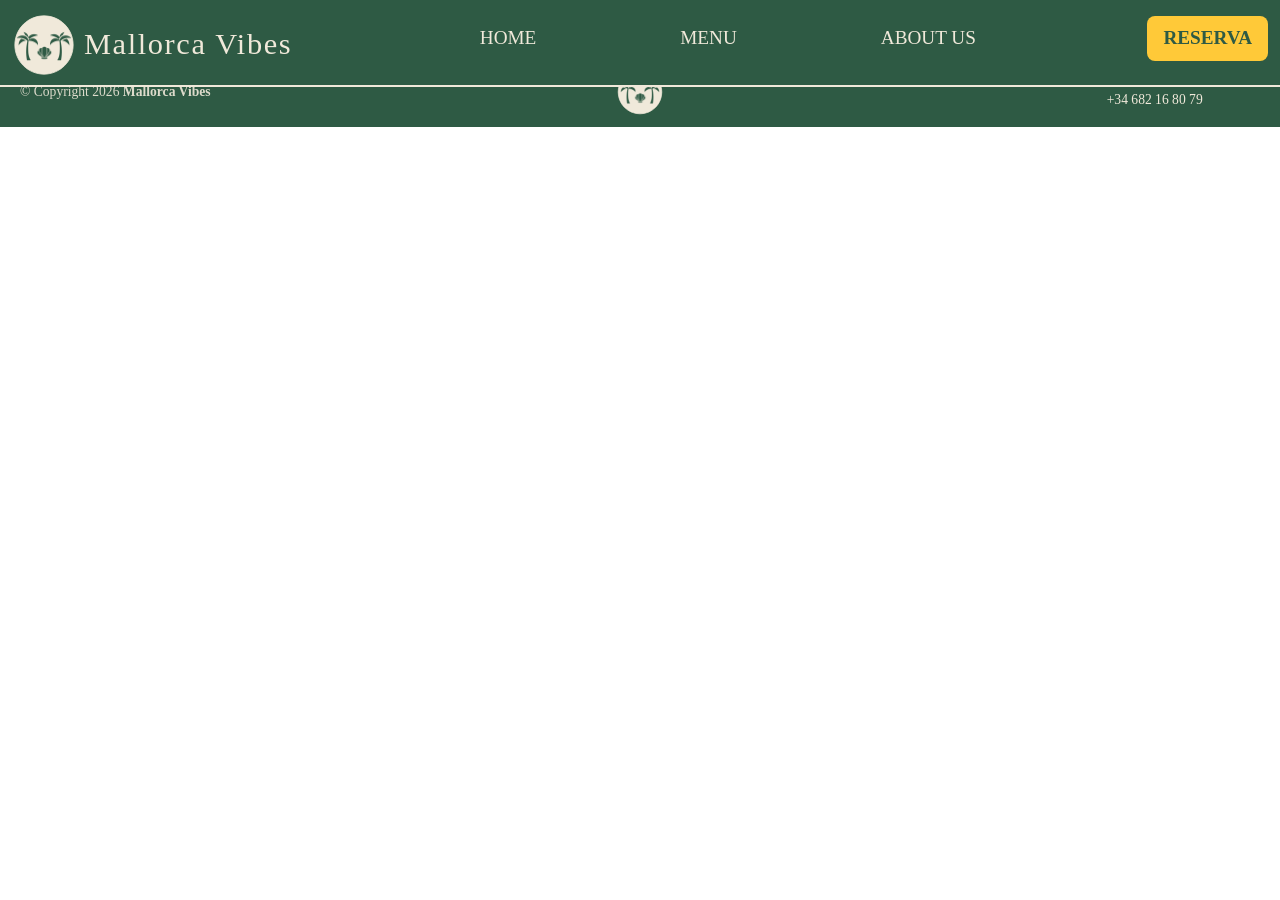
<file: html/about.html>
<!doctype html>
<html lang="en">
  <head>
    <meta charset="utf-8">
    <meta name="viewport" content="width=device-width, initial-scale=1">
    <title>About-Us | Mallorca-Vibes</title>

    <link rel="stylesheet" href="../css/roots.css">
    <link rel="stylesheet" href="../css/navbar.css">
    <link rel="stylesheet" href="../css/footer.css">

    <link href="https://cdn.jsdelivr.net/npm/bootstrap@5.3.8/dist/css/bootstrap.min.css" rel="stylesheet" integrity="sha384-sRIl4kxILFvY47J16cr9ZwB07vP4J8+LH7qKQnuqkuIAvNWLzeN8tE5YBujZqJLB" crossorigin="anonymous">
  </head>
  <body>
    <div id="navbar-container"></div>

    <h1>About Us</h1>
    
    <script src="../js/navbar.js"></script>

    <div id="footer-container"></div>
    <script src="../js/footer.js"></script>

    <script src="https://cdn.jsdelivr.net/npm/bootstrap@5.3.8/dist/js/bootstrap.bundle.min.js" integrity="sha384-FKyoEForCGlyvwx9Hj09JcYn3nv7wiPVlz7YYwJrWVcXK/BmnVDxM+D2scQbITxI" crossorigin="anonymous"></script>
  </body>
</html>
</file>
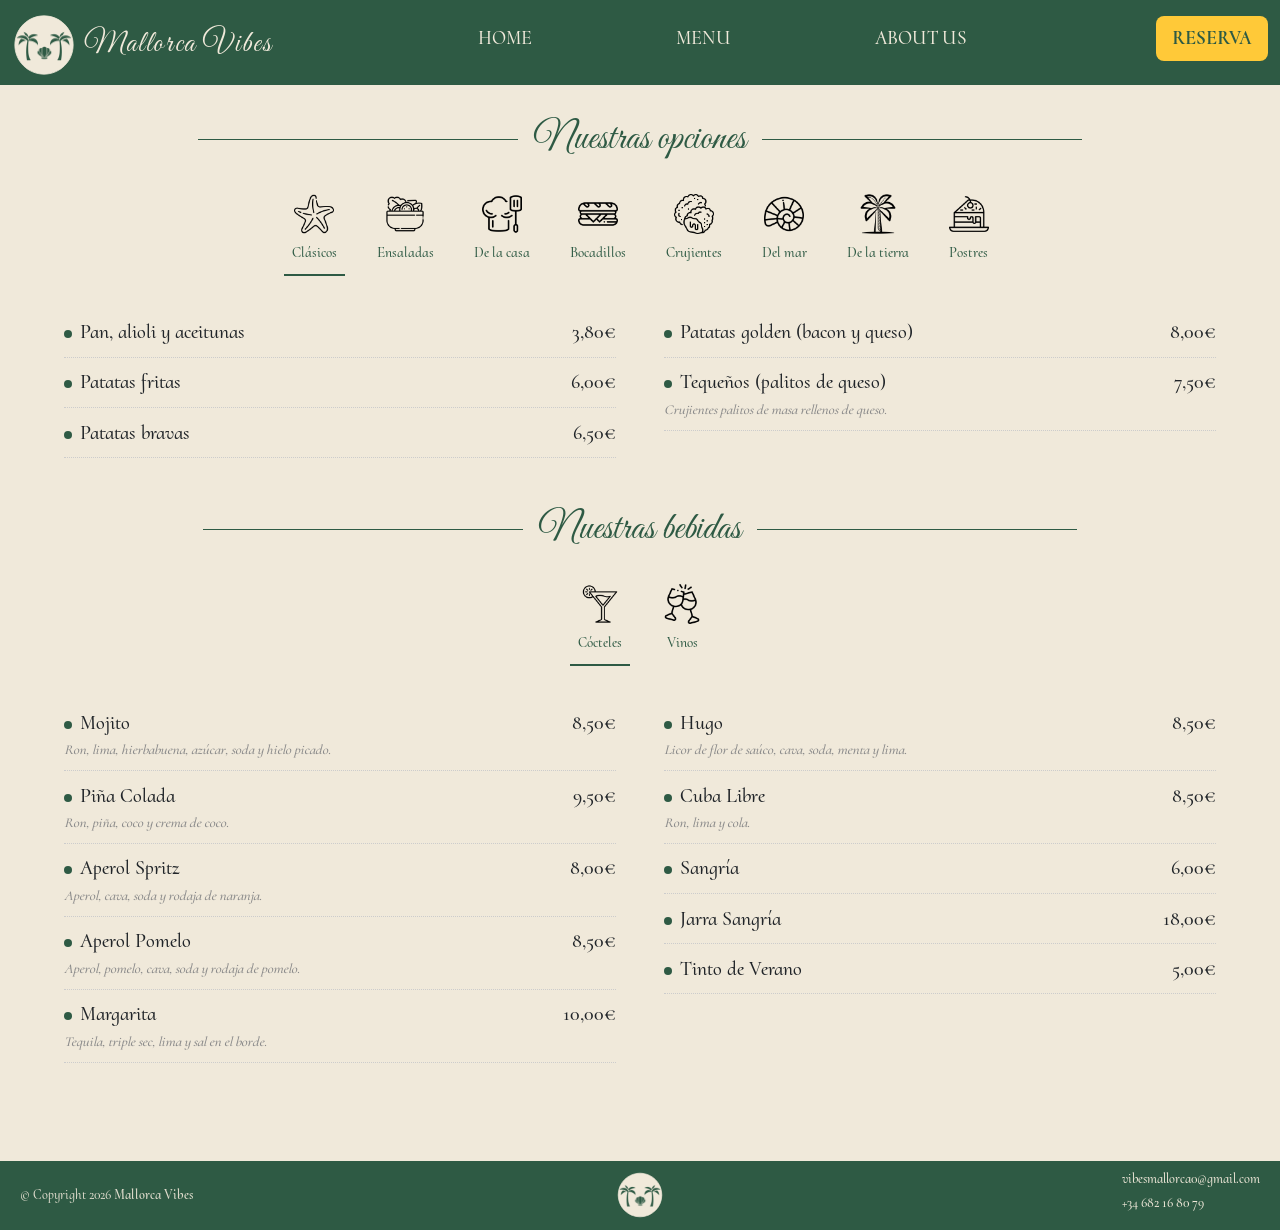
<file: html/menu.html>
<!doctype html>
<html lang="es">
  <head>
    <meta charset="utf-8">
    <meta name="viewport" content="width=device-width, initial-scale=1">
    <title>Menu | Mallorca-Vibes</title>

    <link rel="preconnect" href="https://fonts.googleapis.com">
    <link rel="preconnect" href="https://fonts.gstatic.com" crossorigin>
    <link href="https://fonts.googleapis.com/css2?family=Anton&family=Cormorant+Upright:wght@300;400;500;600;700&family=Great+Vibes&family=Hanken+Grotesk:ital,wght@0,100..900;1,100..900&family=Orbitron:wght@400..900&family=Share+Tech+Mono&display=swap" rel="stylesheet">
    <link rel="preconnect" href="https://fonts.googleapis.com">
    <link rel="preconnect" href="https://fonts.gstatic.com" crossorigin>
    <link href="https://fonts.googleapis.com/css2?family=Anton&family=Cormorant+Upright:wght@300;400;500;600;700&family=Great+Vibes&family=Hanken+Grotesk:ital,wght@0,100..900;1,100..900&family=Orbitron:wght@400..900&family=Share+Tech+Mono&display=swap" rel="stylesheet">
    
    <link rel="stylesheet" href="../css/roots.css">
    <link rel="stylesheet" href="../css/navbar.css">
    <link rel="stylesheet" href="../css/footer.css">
    <link rel="stylesheet" href="../css/menu.css">

    <link href="https://cdn.jsdelivr.net/npm/bootstrap@5.3.8/dist/css/bootstrap.min.css" rel="stylesheet" integrity="sha384-sRIl4kxILFvY47J16cr9ZwB07vP4J8+LH7qKQnuqkuIAvNWLzeN8tE5YBujZqJLB" crossorigin="anonymous">
  </head>
  <body id="body" data-bs-spy="scroll" data-bs-target="#navbarSupportedContent" data-bs-offset="0" tabindex="0">
    
    <div id="navbar-container"></div>
    
    <section id="food" class="menu">
      <h2 class="titulo-menu">Nuestras opciones</h2>
        
        <ul class="nav gap-4 menu-tabs" id="menuTab" role="tablist">
                
            <li class="nav-item flex-shrink-0" role="presentation">
                <button class="nav-link active" id="clasicos-tab" data-bs-toggle="tab" data-bs-target="#clasicos" type="button" role="tab">
                    <img src="../medio/img/iconos/estrella-de-mar.png" alt="Clasicos" class="menu-icon">
                    <span class="texto_platos">Clásicos</span>
                </button>
            </li>
            
            <li class="nav-item flex-shrink-0" role="presentation">
                <button class="nav-link" id="ensaladas-tab" data-bs-toggle="tab" data-bs-target="#ensaladas" type="button" role="tab">
                    <img src="../medio/img/iconos/ensalada.png" alt="Ensaladas" class="menu-icon">
                    <span class="texto_platos">Ensaladas</span>
                </button>
            </li>
            
            <li class="nav-item flex-shrink-0" role="presentation">
                <button class="nav-link" id="delacasa-tab" data-bs-toggle="tab" data-bs-target="#delacasa" type="button" role="tab">
                    <img src="../medio/img/iconos/sombrero-de-cocinero.png" alt="De la casa" class="menu-icon">
                    <span class="texto_platos">De la casa</span>
                </button>
            </li>

            <li class="nav-item flex-shrink-0" role="presentation">
                <button class="nav-link" id="bocadillos-tab" data-bs-toggle="tab" data-bs-target="#bocadillos" type="button" role="tab">
                    <img src="../medio/img/iconos/emparedado.png" alt="Bocadillos" class="menu-icon">
                    <span class="texto_platos">Bocadillos</span>
                </button>
            </li>
            
            <li class="nav-item flex-shrink-0" role="presentation">
                <button class="nav-link" id="crujientes-tab" data-bs-toggle="tab" data-bs-target="#crujientes" type="button" role="tab">
                    <img src="../medio/img/iconos/croquetas.png" alt="Crujientes" class="menu-icon">
                    <span class="texto_platos">Crujientes</span>
                </button>
            </li>
            
            <li class="nav-item flex-shrink-0" role="presentation">
                <button class="nav-link" id="mar-tab" data-bs-toggle="tab" data-bs-target="#mar" type="button" role="tab">
                    <img src="../medio/img/iconos/cascara.png" alt="Del mar" class="menu-icon">
                    <span class="texto_platos">Del mar</span>
                </button>
            </li>

            <li class="nav-item flex-shrink-0" role="presentation">
                <button class="nav-link" id="tierra-tab" data-bs-toggle="tab" data-bs-target="#tierra" type="button" role="tab">
                    <img src="../medio/img/iconos/palmera-datilera.png" alt="De la tierra  " class="menu-icon">
                    <span class="texto_platos">De la tierra</span>
                </button>
            </li>

            <li class="nav-item flex-shrink-0" role="presentation">
                <button class="nav-link" id="postres-tab" data-bs-toggle="tab" data-bs-target="#postres" type="button" role="tab">
                    <img src="../medio/img/iconos/pastel.png" alt="Postres" class="menu-icon">
                    <span class="texto_platos">Postres</span>
                </button>
            </li>
        </ul>

    <div class="tab-content" id="menuTabContent">
        <!-- ============================================= -->
        <!-- CLÁSICOS -->
        <!-- ============================================= -->
        <div class="tab-pane fade show active" id="clasicos" role="tabpanel">
            <div class="row gx-5">
                <div class="col-md-6">
                    <div class="d-flex justify-content-between plato">
                        <span><span class="bullet"></span>Pan, alioli y aceitunas</span>
                        <span class="precio">3,80€</span>
                    </div>
                    <div class="d-flex justify-content-between plato">
                        <span><span class="bullet"></span>Patatas fritas</span>
                        <span class="precio">6,00€</span>
                    </div>
                    <div class="d-flex justify-content-between plato">
                        <span><span class="bullet"></span>Patatas bravas</span>
                        <span class="precio">6,50€</span>
                    </div>
                </div>
                <div class="col-md-6">
                    <div class="d-flex justify-content-between plato">
                        <span><span class="bullet"></span>Patatas golden (bacon y queso)</span>
                        <span class="precio">8,00€</span>
                    </div>
                    <div class="d-flex justify-content-between plato">
                        <div>
                            <span><span class="bullet"></span>Tequeños (palitos de queso)</span>
                            <div class="plato-desc">Crujientes palitos de masa rellenos de queso.</div>
                        </div>
                        <span class="precio">7,50€</span>
                    </div>
                </div>
            </div>
        </div>

        <!-- ============================================= -->
        <!-- BOCADILLOS -->
        <!-- ============================================= -->
        <div class="tab-pane fade" id="bocadillos" role="tabpanel">
            <div class="row gx-5">
                <div class="col-md-6">
                    <div class="d-flex justify-content-between plato">
                        <span><span class="bullet"></span>Bocadillo de Bacon y queso</span>
                        <span class="precio">7,00€</span>
                    </div>
                    <div class="d-flex justify-content-between plato">
                        <span><span class="bullet"></span>Pa amb oli de jamón serrano y tomate</span>
                        <span class="precio">8,00€</span>
                    </div>
                </div>
                <div class="col-md-6">
                    <div class="d-flex justify-content-between plato">
                        <span><span class="bullet"></span>Tostada de sobrasada, queso y miel</span>
                        <span class="precio">8,50€</span>
                    </div>
                    <div class="d-flex justify-content-between plato">
                        <div>
                            <span><span class="bullet"></span>Sándwich Mixto Especial</span>
                            <div class="plato-desc">Jamón, queso, pollo y patatas fritas.</div>
                        </div>
                        <span class="precio">11,50€</span>
                    </div>
                </div>
            </div>
        </div>

        <!-- ============================================= -->
        <!-- FRITOS Y CRUJIENTES -->
        <!-- ============================================= -->
        <div class="tab-pane fade" id="crujientes" role="tabpanel">
            <div class="row gx-5">
                <div class="col-md-6">
                    <div class="d-flex justify-content-between plato">
                        <span><span class="bullet"></span>Croquetas de jamón serrano o bacalao</span>
                        <span class="precio">8,50€</span>
                    </div>
                    <div class="d-flex justify-content-between plato">
                        <span><span class="bullet"></span>Chicharrón (Torreznos)</span>
                        <span class="precio">7,00€</span>
                    </div>
                    <div class="d-flex justify-content-between plato">
                        <span><span class="bullet"></span>Alitas de pollo</span>
                        <span class="precio">8,50€</span>
                    </div>
                </div>
                <div class="col-md-6">
                    <div class="d-flex justify-content-between plato">
                        <span><span class="bullet"></span>Boquerones fritos</span>
                        <span class="precio">9,00€</span>
                    </div>
                    <div class="d-flex justify-content-between plato">
                        <span><span class="bullet"></span>Calamar a la romana</span>
                        <span class="precio">10,00€</span>
                    </div>
                    <div class="d-flex justify-content-between plato">
                        <span><span class="bullet"></span>Tostones Caribeños</span>
                        <span class="precio">10,00€</span>
                    </div>
                </div>
            </div>
        </div>

        <!-- ============================================= -->
        <!-- ENSALADAS -->
        <!-- ============================================= -->
        <div class="tab-pane fade" id="ensaladas" role="tabpanel">
            <div class="row gx-5">
                <div class="col-md-6">
                    <div class="d-flex justify-content-between plato">
                        <div>
                            <span><span class="bullet"></span>Ensalada Mediterránea</span>
                            <div class="plato-desc">Pepino, olivas, tomate cherry, nueces y queso de cabra.</div>
                        </div>
                        <span class="precio">13,00€</span>
                    </div>
                    <div class="d-flex justify-content-between plato">
                        <div>
                            <span><span class="bullet"></span>Ensalada de Pollo</span>
                            <div class="plato-desc">Lechuga, nueces, pepino y pollo a la plancha con vinagreta de miel y mostaza.</div>
                        </div>
                        <span class="precio">14,50€</span>
                    </div>
                </div>
                <div class="col-md-6">
                    <div class="d-flex justify-content-between plato">
                        <div>
                            <span><span class="bullet"></span>Ensalada Tropical</span>
                            <div class="plato-desc">Mango fresco, gambas, nueces, pepino, acompañada de una suave vinagreta de miel y mostaza.</div>
                        </div>
                        <span class="precio">15,50€</span>
                    </div>
                </div>
            </div>
        </div>

        <!-- ============================================= -->
        <!-- AROMAS DE LA TIERRA -->
        <!-- ============================================= -->
        <div class="tab-pane fade" id="tierra" role="tabpanel">
            <div class="row gx-5">
                <div class="col-md-6">
                    <div class="d-flex justify-content-between plato plato-recomendado">
                        <span><span class="bullet"></span><span class="badge-recomendado">Chorizo criollo</span></span>
                        <span class="precio">8,50€</span>
                    </div>

                    <div class="d-flex justify-content-between plato">
                        <span><span class="bullet"></span>Pimientos de Padrón</span>
                        <span class="precio">8,50€</span>
                    </div>
                </div>
                <div class="col-md-6">
                    <div class="d-flex justify-content-between plato">
                        <span><span class="bullet"></span>Champiñones y setas al ajillo</span>
                        <span class="precio">10,00€</span>
                    </div>
                    
                    <div class="d-flex justify-content-between plato">
                        <span><span class="bullet"></span>Huevos rotos (bacon o jamón serrano)</span>
                        <span class="precio">10,00€</span>
                    </div>

                    <div class="d-flex justify-content-between plato">
                        <span><span class="bullet"></span>Brochetas de cerdo</span>
                        <span class="precio">12,00€</span>
                    </div>
                </div>
            </div>
        </div>

        <!-- ============================================= -->
        <!-- ESPECIALIDADES DE LA CASA -->
        <!-- ============================================= -->
        <div class="tab-pane fade" id="delacasa" role="tabpanel">
            <div class="row gx-5">
                <div class="col-md-6">
                    <div class="d-flex justify-content-between plato plato-recomendado">
                        <span><span class="bullet"></span><span class="badge-recomendado">Bocadillo de Lechona</span></span>
                        <span class="precio">7,00€</span>
                    </div>
                    <div class="d-flex justify-content-between plato">
                        <div>
                            <span><span class="bullet"></span>Hamburguesa Mallorca Vibes</span>
                            <div class="plato-desc">Pan brioche, carne jugosa, lechuga, tomate, queso y bacon (200g).</div>
                        </div>
                        <span class="precio">12,00€</span>
                    </div>
                </div>
                <div class="col-md-6">
                    <div class="d-flex justify-content-between plato">
                        <div>
                            <span><span class="bullet"></span>Pulpo a la gallega</span>
                            <div class="plato-desc">Patata, pimentón y aceite virgen (500g).</div>
                        </div>
                        <span class="precio">27,50€</span>
                    </div>
                </div>
            </div>
        </div>

        <!-- ============================================= -->
        <!-- DEL MAR -->
        <!-- ============================================= -->
        <div class="tab-pane fade" id="mar" role="tabpanel">
            <div class="row gx-5">
                <div class="col-md-6">
                    <div class="d-flex justify-content-between plato plato-recomendado">
                        <span><span class="bullet"></span><span class="badge-recomendado">Gambas al ajillo</span></span>
                        <span class="precio">13,00€</span>
                    </div>

                    <div class="d-flex justify-content-between plato">
                        <span><span class="bullet"></span>Mejillones al vapor</span>
                        <span class="precio">12,00€</span>
                    </div>
                </div>

                <div class="col-md-6">
                    <div class="d-flex justify-content-between plato">
                        <span><span class="bullet"></span>Vieiras del mar</span>
                        <span class="precio">15,00€</span>
                    </div>

                    <div class="d-flex justify-content-between plato">
                        <span><span class="bullet"></span>Chipirones</span>
                        <span class="precio">15,00€</span>
                    </div>

                    <div class="d-flex justify-content-between plato plato-recomendado">
                        <span><span class="bullet"></span><span class="badge-recomendado">Tártaro de salmón</span></span>
                        <span class="precio">17,00€</span>
                    </div>
                    
                </div>
            </div>
        </div>

        <!-- ============================================= -->
        <!-- POSTRES -->
        <!-- ============================================= -->
        <div class="tab-pane fade" id="postres" role="tabpanel">
            <div class="row gx-5">
                <div class="col-md-6">
                    <div class="d-flex justify-content-between plato">
                        <span><span class="bullet"></span>Flan (caramelo)</span>
                        <span class="precio">4,50€</span>
                    </div>
                    <div class="d-flex justify-content-between plato">
                        <span><span class="bullet"></span>Sorbete de limón con cava o vodka</span>
                        <span class="precio">5,50€</span>
                    </div>
                </div>
                <div class="col-md-6">
                    <div class="d-flex justify-content-between plato">
                        <span><span class="bullet"></span>Cheesecake</span>
                        <span class="precio">5,50€</span>
                    </div>
                    <div class="d-flex justify-content-between plato">
                        <span><span class="bullet"></span>Coulant de chocolate</span>
                        <span class="precio">5,50€</span>
                    </div>
                    <div class="d-flex justify-content-between plato">
                        <span><span class="bullet"></span>Pancakes (frutas y sirope)</span>
                        <span class="precio">5,50€</span>
                    </div>
                </div>
            </div>
        </div>
    </div>
    </section>

    <section id="drinks" class="menu">
        <h2 class="titulo-menu">Nuestras bebidas</h2>

        <ul class="nav gap-4 menu-tabs" id="drinksTab" role="tablist">
                
                <li class="nav-item flex-shrink-0" role="presentation">
                    <button class="nav-link active" id="coctail-tab" data-bs-toggle="tab" data-bs-target="#coctail" type="button" role="tab">
                        <img src="../medio/img/iconos/drink.png" alt="Cocteles" class="menu-icon">
                        <span class="texto_platos">Cócteles</span>
                    </button>
                </li>

                <li class="nav-item flex-shrink-0" role="presentation">
                    <button class="nav-link" id="vinos-tab" data-bs-toggle="tab" data-bs-target="#vinos" type="button" role="tab">
                        <img src="../medio/img/iconos/cheers.png" alt="Vinos" class="menu-icon">
                        <span class="texto_platos">Vinos</span>
                    </button>
                </li>
            </ul>

            <div class="tab-content" id="drinksTabContent">
                <!-- ============================================= -->
                <!-- CÓCTELES -->
                <!-- ============================================= -->
                <div class="tab-pane fade show active" id="coctail" role="tabpanel">
                    <div class="row gx-5">
                        <div class="col-md-6">
                            <div class="d-flex justify-content-between plato">
                                <div>
                                    <span><span class="bullet"></span>Mojito</span>
                                    <div class="plato-desc">Ron, lima, hierbabuena, azúcar, soda y hielo picado.</div>
                                </div>
                                <span class="precio">8,50€</span>
                            </div>
                            <div class="d-flex justify-content-between plato">
                                <div>
                                    <span><span class="bullet"></span>Piña Colada</span>
                                    <div class="plato-desc">Ron, piña, coco y crema de coco.</div>
                                </div>
                                <span class="precio">9,50€</span>
                            </div>
                            <div class="d-flex justify-content-between plato">
                                <div>
                                    <span><span class="bullet"></span>Aperol Spritz</span>
                                    <div class="plato-desc">Aperol, cava, soda y rodaja de naranja.</div>
                                </div>
                                <span class="precio">8,00€</span>
                            </div>
                            <div class="d-flex justify-content-between plato">
                                <div>
                                    <span><span class="bullet"></span>Aperol Pomelo</span>
                                    <div class="plato-desc">Aperol, pomelo, cava, soda y rodaja de pomelo.</div>
                                </div>
                                <span class="precio">8,50€</span>
                            </div>
                            <div class="d-flex justify-content-between plato">
                                <div>
                                    <span><span class="bullet"></span>Margarita</span>
                                    <div class="plato-desc">Tequila, triple sec, lima y sal en el borde.</div>
                                </div>
                                <span class="precio">10,00€</span>
                            </div>
                        </div>
                        
                        <div class="col-md-6">
                            <div class="d-flex justify-content-between plato">
                                <div>
                                    <span><span class="bullet"></span>Hugo</span>
                                    <div class="plato-desc">Licor de flor de saúco, cava, soda, menta y lima.</div>
                                </div>
                                <span class="precio">8,50€</span>
                            </div>

                            <div class="d-flex justify-content-between plato">
                                <div>
                                    <span><span class="bullet"></span>Cuba Libre</span>
                                    <div class="plato-desc">Ron, lima y cola.</div>
                                </div>
                                <span class="precio">8,50€</span>
                            </div>

                            <div class="d-flex justify-content-between plato">
                                <span><span class="bullet"></span>Sangría</span>
                                <span class="precio">6,00€</span>
                            </div>

                            <div class="d-flex justify-content-between plato">
                                <span><span class="bullet"></span>Jarra Sangría</span>
                                <span class="precio">18,00€</span>
                            </div>
                                
                            <div class="d-flex justify-content-between plato">
                                <span><span class="bullet"></span>Tinto de Verano</span>
                                <span class="precio">5,00€</span>
                            </div>
                        </div>
                    </div>
                </div>

                <!-- ============================================= -->
                <!-- VINOS -->
                <!-- ============================================= -->
                <div class="tab-pane fade" id="vinos" role="tabpanel">
                    <div class="row gx-5">
                        <div class="col-md-6">

                            <h4 class="vino-categoria">Vino Tinto</h4>
                            <table class="vino-tabla">
                                <thead>
                                    <tr>
                                        <th></th>
                                        <th>Copa</th>
                                        <th>Botella</th>
                                    </tr>
                                </thead>
                                <tbody>
                                    <tr>
                                        <td>Sebastià Pastor Anyada Negre · Mallorquín</td>
                                        <td>4,50€</td>
                                        <td>21,50€</td>
                                    </tr>
                                    <tr>
                                        <td>Rioja Lar de Paula</td>
                                        <td>4,50€</td>
                                        <td>23,00€</td>
                                    </tr>
                                    <tr>
                                        <td>Ribera del Duero Dorium Roble</td>
                                        <td>4,50€</td>
                                        <td>22,00€</td>
                                    </tr>
                                    <tr>
                                        <td>Baigorri Rioja Tempranillo</td>
                                        <td>—</td>
                                        <td>27,00€</td>
                                    </tr>
                                    <tr>
                                        <td>Pesquera Crianza</td>
                                        <td>—</td>
                                        <td>31,50€</td>
                                    </tr>
                                    <tr>
                                        <td>Ribera del Duero Matarromera</td>
                                        <td>—</td>
                                        <td>33,00€</td>
                                    </tr>
                                </tbody>
                            </table>

                            <h4 class="vino-categoria">Vino Rosado</h4>
                            <table class="vino-tabla">
                                <thead>
                                    <tr>
                                        <th></th>
                                        <th>Copa</th>
                                        <th>Botella</th>
                                    </tr>
                                </thead>
                                <tbody>
                                    <tr>
                                        <td>Sebastià Pastor Rosat de Negre · Mallorquín</td>
                                        <td>4,50€</td>
                                        <td>21,00€</td>
                                    </tr>
                                    <tr>
                                        <td>Lar de Paula Rosado</td>
                                        <td>4,50€</td>
                                        <td>19,00€</td>
                                    </tr>
                                </tbody>
                            </table>

                        </div>
                        <div class="col-md-6">

                            <h4 class="vino-categoria">Vino Blanco</h4>
                            <table class="vino-tabla">
                                <thead>
                                    <tr>
                                        <th></th>
                                        <th>Copa</th>
                                        <th>Botella</th>
                                    </tr>
                                </thead>
                                <tbody>
                                    <tr>
                                        <td>Sebastià Pastor Prensal · Mallorquín</td>
                                        <td>4,50€</td>
                                        <td>22,00€</td>
                                    </tr>
                                    <tr>
                                        <td>Verdejo Entre Flores</td>
                                        <td>4,50€</td>
                                        <td>18,00€</td>
                                    </tr>
                                    <tr>
                                        <td>Mar de Ons Albariño</td>
                                        <td>4,50€</td>
                                        <td>20,00€</td>
                                    </tr>
                                    <tr>
                                        <td>Mar de Ons Mangum</td>
                                        <td>—</td>
                                        <td>38,00€</td>
                                    </tr>
                                    <tr>
                                        <td>Pulpo Albariño</td>
                                        <td>4,50€</td>
                                        <td>25,00€</td>
                                    </tr>
                                </tbody>
                            </table>

                            <h4 class="vino-categoria">Cava</h4>
                            <table class="vino-tabla">
                                <thead>
                                    <tr>
                                        <th></th>
                                        <th>Copa</th>
                                        <th>Botella</th>
                                    </tr>
                                </thead>
                                <tbody>
                                    <tr>
                                        <td>Codorniu Anna Brut</td>
                                        <td>4,50€</td>
                                        <td>21,00€</td>
                                    </tr>
                                </tbody>
                            </table>
                        </div>
                    </div>
                </div>
            </div>
    </section>
    <script src="../js/navbar.js"></script>

    <div id="footer-container"></div>
    <script src="../js/footer.js"></script>
    
    <script src="https://cdn.jsdelivr.net/npm/bootstrap@5.3.8/dist/js/bootstrap.bundle.min.js" integrity="sha384-FKyoEForCGlyvwx9Hj09JcYn3nv7wiPVlz7YYwJrWVcXK/BmnVDxM+D2scQbITxI" crossorigin="anonymous"></script>
  </body>
</html>
</file>
<file: css/roots.css>
:root{
    --primary-color: #2E5A44;
    --secondary-color: #F0E9DA;
    --contast-color: #FFC938;
   
    --font-primary: "Great Vibes", cursive ;
    --font-seconday: "Cormorant Upright", serif;
}
</file>
<file: css/navbar.css>
@import url(roots.css);

.navbar {
    position: fixed;
    top: 0;
    left: 0;
    width: 100%;
    z-index: 1030; 
    background-color: var(--primary-color) !important;
    transition: background-color 0.3s ease;
    border-bottom: 2px solid var(--secondary-color);
}

.logo-img{
    width: 4rem !important; 
    height: 4rem !important; 
    display: inline-block;
}

.navbrand-text{
    font-family: var(--font-primary);
    color: var(--secondary-color) !important;
    font-size: 1.9rem !important;
    font-weight: 400 !important;
    letter-spacing: 0.1rem;
}

.navbar-nav {
    margin-left: auto;
    margin-right: auto;
    display: flex;
}

.nav-link{
    color: var(--secondary-color) !important;
    font-family: var(--font-seconday) !important;
    position: relative;
    display: inline-block;
    font-size: 1.2rem !important;
    font-weight: 500 !important;
}


.nav-link::after {
    content: "";
    position: absolute;
    left: 0;
    bottom: 0;
    width: 100%;
    height: 2px;
    background-color: var(--contast-color);
    transform: scaleX(0);
    transform-origin: left;
    transition: transform 0.3s ease;
}

.nav-link:hover::after {
    transform: scaleX(1);
}

.nav-link.active::after {
    transform: scaleX(1);
}

.btn-reserva{
    display: inline-block;
    color: var(--primary-color);
    background-color: var(--contast-color) !important;
    font-family: var(--font-seconday) !important;
    border-radius: 0.5rem;
    padding: 0.5rem 1rem 0.5rem 1rem;
    border: 0;
    font-size: 1.2rem !important;
    font-weight: 700 !important;
    transition: transform 0.25s ease, box-shadow 0.25s ease, background-color 0.25s ease;
}

.btn-reserva:hover {
    transform: scale(1.06);
    box-shadow: 0 4px 14px rgba(20, 46, 34, 0.45);
    background-color: #e0b82f !important;
}

.btn-reserva:active {
    transform: scale(0.97);
    box-shadow: 0 2px 6px rgba(20, 46, 34, 0.4);
}

.navbar-toggler-icon {
    background-image: url("../medio/img/iconos/caracol-de-mar.png") !important;
    width: 2rem;
    height: 2rem;
    background-size: contain;
    background-repeat: no-repeat;
    transition: transform 0.4s ease;
}

.navbar-toggler:hover .navbar-toggler-icon {
    transform: rotate(15deg) scale(1.1);
}

.navbar-toggler:not(.collapsed) .navbar-toggler-icon {
    transform: rotate(90deg);
}
.navbar-toggler {
    border: none !important;
    box-shadow: none !important;
}

/* ===== Desktop grande (>=1200px) ===== */
@media (min-width: 1200px) {
    .navbar-nav {
        gap: 8rem;
    }
}

/* ===== Desktop / laptop mediano (992px - 1199.98px) ===== */
@media (min-width: 992px) and (max-width: 1199.98px) {
    .navbar-nav {
        gap: 3rem;
    }

    .navbrand-text {
        font-size: 1.6rem !important;
    }
}

/* ===== Menú colapsado: tablet y móvil (<992px) ===== */
@media (max-width: 991.98px) {
    .navbar-nav {
        align-items: center;
        text-align: center;
        gap: 0.1rem;
    }

    .navbar-collapse {
        text-align: center;
    }

    .btn-reserva {
        margin-top: 0.5rem;
        width: fit-content;
    }
}

/* ===== Tablets pequeñas / móviles grandes (<=576px) ===== */
@media (max-width: 576px) {
    .logo-img {
        width: 3rem !important;
        height: 3rem !important;
    }

    .navbrand-text {
        font-size: 1.4rem !important;
    }

    .nav-link {
        font-size: 1.1rem !important;
    }

    .btn-reserva {
        font-size: 1rem !important;
        padding: 0.4rem 0.9rem;
    }
}
</file>
<file: css/footer.css>
@import url(roots.css);

.footer-mallorca {
    background-color: var(--primary-color);
    color: var(--secondary-color);
    padding: 0.5rem;
    font-family: var(--font-seconday);
    border-top: 2px solid var(--secondary-color);
}

.footer-inner {
    position: relative;
    display: flex;
    align-items: center;
    justify-content: space-between;
    flex-wrap: wrap;
    gap: 1rem;
}

.footer-copyright {
    font-size: 0.85rem;
    opacity: 0.9;
}

.footer-copyright em {
    font-style: normal;
    font-weight: 600;
}

.footer-logo {
    position: absolute;
    left: 50%;
    top: 50%;
    transform: translate(-50%, -50%);
    width: 3rem;
    height: 3rem;
}

.footer-contact li {
    display: flex;
    align-items: center;
    gap: 0.5rem;
}

.footer-contact a {
    font-size: 0.85rem;
    color: var(--secondary-color);
    text-decoration: none;
}

.footer-contact a:hover {
    color: var(--contast-color);
}


.footer-mallorca a:hover {
    color: var(--contast-color);
}


@media (max-width: 767.98px) {
    .footer-inner {
        flex-direction: column;
        text-align: center;
        align-items: center;
    }

    .footer-logo {
        position: static;
        transform: none;
        order: -1;
    }

    .footer-contact li > div {
        justify-content: center;
    }

    .footer-right {
        flex-direction: column;
        text-align: center;
        justify-content: center;
        align-items: center;
    }
}
</file>
<file: css/menu.css>
#body{
    background-color: var(--secondary-color);
    padding-top: 6.25rem;
    font-family: var(--font-seconday);
    font-weight: 500;
    font-size: 1.25rem;
}

#food{
    padding-bottom: 0;
}

.titulo-menu{
    text-align: center;
    padding-top: 1rem;
    padding-bottom: 1rem;
    font-family: var(--font-primary);
    color: var(--primary-color);
    font-size: 2.4rem;
}

.titulo-menu {
    display: flex;
    align-items: center;
    justify-content: center;
    gap: 1rem;
}

.titulo-menu::before,
.titulo-menu::after {
    content: "";
    flex: 1;
    height: 1px;
    background-color: var(--primary-color);
    max-width: 20rem; 
}

.menu-tabs {
    border: none;
    list-style: none;
}

.menu-tabs .nav-link {
    display: flex;
    flex-direction: column;
    align-items: center;
    gap: 0.5rem;
    background: none;
    border: none;
    color: var(--primary-color);
    font-family: var(--font-seconday);
    padding: 0.5rem 0.5rem 0.75rem;
    position: relative;
}

.menu-icon {
    width: 2.5rem;
    height: 2.5rem;
}

.menu-tabs .nav-link::after {
    content: "";
    position: absolute;
    bottom: 0;
    left: 50%;
    width: 0;
    height: 2px;
    background-color: var(--primary-color);
    transition: width 0.3s ease, left 0.3s ease;
}

.menu-tabs .nav-link.active::after {
    width: 100%;
    left: 0;
}

.texto_platos {
    font-size: 0.9rem;
    text-align: center;
    color: var(--primary-color);
}

#menuTabContent{
    padding-top: 2rem;
    padding-bottom: 2rem;
}

#drinksTabContent{
    padding-top: 2rem;
    padding-bottom: 2rem;
}

.bullet {
    display: inline-block;
    width: 8px;
    height: 8px;
    background-color: var(--primary-color);
    border-radius: 50%;
    margin-right: 0.5rem;
}

.plato-recomendado .bullet {
    display: none;
}

.badge-recomendado {
    color: var(--contast-color);
    font-weight: 700;
}

.badge-recomendado::before {
    content: "★";
    display: inline-block;
    width: 10px;
    margin-right: 1rem;
    margin-left: -0.4rem;
    text-align: center;
    color: var(--contast-color);
}

.plato {
    border-bottom: 1px dotted #ccc;
    padding: 0.6rem 0;
}

.menu {
    padding-left: 5%;
    padding-right: 5%;
    padding-bottom: 5%;
}

@media (max-width: 576px) {
    .menu {
        padding-left: 1.5rem;
        padding-right: 1.5rem;
    }
}

.plato-desc {
    font-style: italic;
    font-size: 0.85rem;
    color: #8a8a8a;
    margin-top: 0.15rem;
}

.vino-categoria {
    font-family: var(--font-primary);
    color: var(--primary-color);
    margin-top: 1.5rem;
    margin-bottom: 0.5rem;
    text-align: center;
    font-size: 2rem ;
}

.vino-tabla {
    width: 100%;
    border-collapse: collapse;
    margin-bottom: 1rem;
}

.vino-tabla th {
    text-align: right;
    font-size: 0.75rem;
    color: #8a8a8a;
    font-weight: 600;
    padding-bottom: 0.5rem;
}

.vino-tabla th:first-child {
    text-align: left;
}

.vino-tabla td {    
    padding: 0.5rem 0;
    border-bottom: 1px dotted #ccc;
    font-size: 1.25rem;
}

.vino-tabla td:not(:first-child) {
    text-align: right;
    white-space: nowrap;
    padding-left: 1rem;
    width: 80px;
}

.sangria-box .plato {
    border-bottom: none;
}

/* ============================================= */
/* RESPONSIVE                                     */
/* ============================================= */

.plato {
    flex-wrap: wrap;
    row-gap: 0.25rem;
}

.plato .precio {
    white-space: nowrap;
}


@media (max-width: 480px) {
    
    #body {
        font-size: 1rem;
        padding-top: 6rem;
    }

    .titulo-menu {
        font-size: 1.4rem;
        gap: 0.4rem;
    }

    .titulo-menu::before,
    .titulo-menu::after {
        max-width: 4rem;
    }

    .menu {
        padding-left: 1rem;
        padding-right: 1rem;
    }

    .menu-icon {
        width: 1.75rem;
        height: 1.75rem;
    }

    .texto_platos {
        font-size: 0.7rem;
    }

    .plato {
        padding: 0.5rem 0;
    }

    .plato-desc {
        font-size: 0.78rem;
    }

    .vino-categoria {
        font-size: 1.25rem;
    }

    .vino-tabla td,
    .vino-tabla th {
        font-size: 0.8rem;
    }

    .vino-tabla td:not(:first-child),
    .vino-tabla th:not(:first-child) {
        width: 50px;
        padding-left: 0.3rem;
    }
}

@media (max-width: 576px) {
    #body {
        padding-top: 7rem;
        font-size: 1.1rem;
    }

    .titulo-menu {
        font-size: 1.8rem;
        gap: 0.5rem;
    }

    .titulo-menu::before,
    .titulo-menu::after {
        max-width: 6rem;
    }

    .menu-tabs {
        flex-wrap: nowrap !important;
        justify-content: flex-start !important;
        overflow-x: auto;
        padding-bottom: 0.5rem;
        margin: 0 ;
        padding-left: 1.25rem;
        padding-right: 1.25rem;
        gap: 1.5rem !important;
        scrollbar-width: thin;
    }

    .menu-tabs .nav-item {
        flex: 0 0 auto;
    }

    .menu-tabs .nav-link {
        padding: 0.3rem;
    }

    #drinksTab {
        justify-content: center !important;
    }

    .menu-icon {
        width: 2rem;
        height: 2rem;
    }

    .texto_platos {
        font-size: 0.75rem;
        white-space: nowrap;
    }

    .menu {
        padding-left: 1.25rem;
        padding-right: 1.25rem;
    }

    #menuTabContent,
    #drinksTabContent {
        padding-top: 1.5rem;
        padding-bottom: 1.5rem;
    }

    .vino-categoria {
        font-size: 1.5rem;
        margin-top: 1rem;
    }

    .vino-tabla td,
    .vino-tabla th {
        font-size: 0.95rem;
    }

    .vino-tabla td:not(:first-child),
    .vino-tabla th:not(:first-child) {
        width: 60px;
        padding-left: 0.5rem;
    }
}

@media (min-width: 577px) and (max-width: 1024px) {
    .menu-tabs {
        flex-wrap: wrap;
        justify-content: center !important;
        overflow-x: visible;
        gap: 1rem;
    }

    .menu-tabs .nav-item {
        flex: 0 0 auto;
    }

    #drinksTab {
        justify-content: center !important;
    }
}

@media (min-width: 1025px) {
    .menu-tabs {
        flex-wrap: wrap;
        justify-content: center !important;
        overflow-x: visible;
    }
}
</file>
